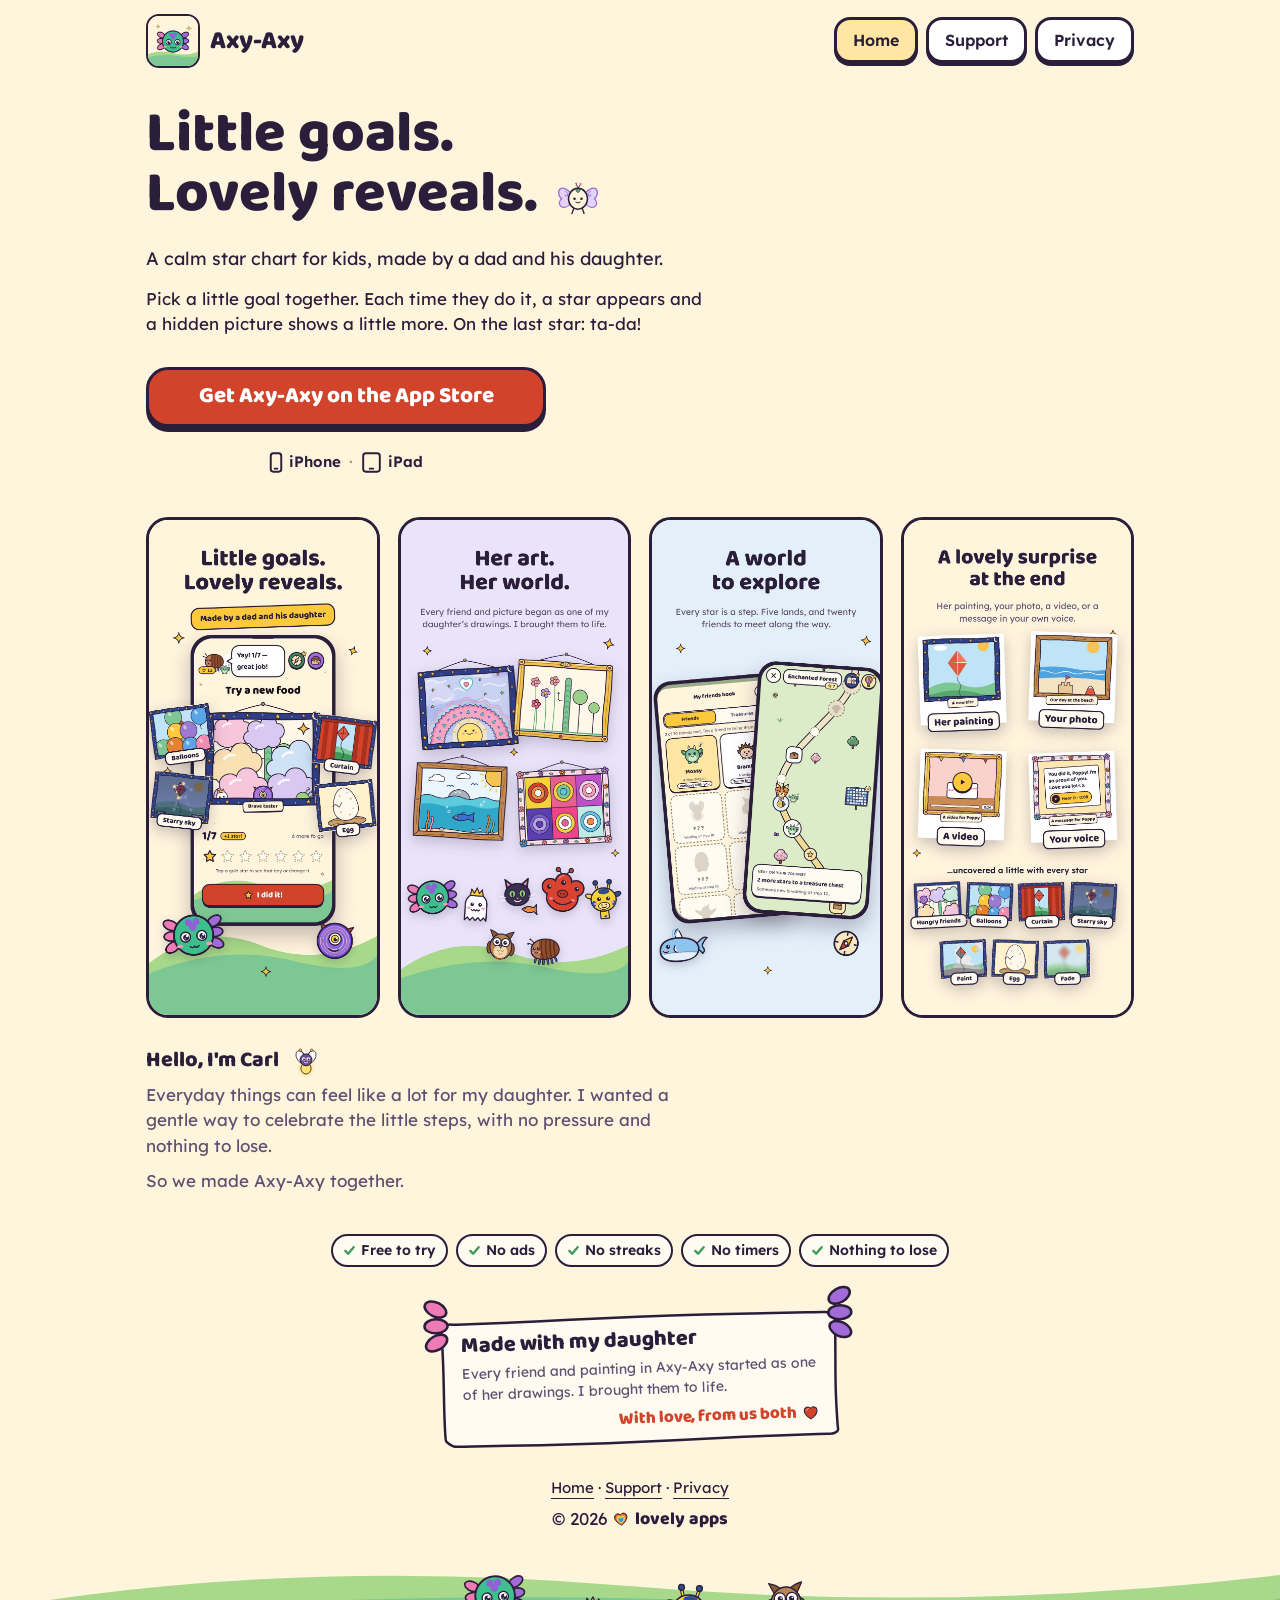
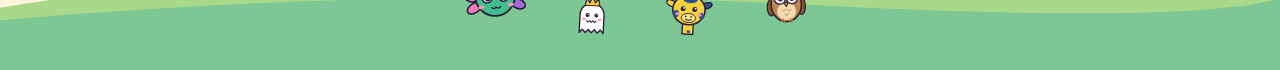
<file: index.html>
<!doctype html>
<html lang="en-GB">
<head>
<meta charset="utf-8">
<meta name="viewport" content="width=device-width, initial-scale=1">
<title>Axy-Axy: Little Goals</title>
<meta name="description" content="A calm star chart for kids, made by a dad and his daughter. Little goals, and a picture revealed star by star. Free to try.">
<meta name="theme-color" content="#FFF4DC">
<meta property="og:title" content="Axy-Axy: Little Goals">
<meta property="og:description" content="A calm star chart for kids, made by a dad and his daughter. Little goals, and a picture revealed star by star. Free to try.">
<meta property="og:image" content="img/share.jpg">
<meta property="og:type" content="website">
<link rel="icon" href="img/icon-64.png">
<link rel="apple-touch-icon" href="img/icon-180.png">
<link rel="stylesheet" href="style.css">
</head>
<body>

<header class="wrap bar">
  <a class="home" href="index.html"><img src="img/icon-180.png" alt="" width="54" height="54">Axy-Axy</a>
  <nav aria-label="Pages">
    <a href="index.html" aria-current="page">Home</a>
    <a href="support.html">Support</a>
    <a href="privacy.html">Privacy</a>
  </nav>
</header>

<main class="wrap">
  <div class="hero">
    <h1>Little goals.<br>Lovely reveals.<img class="flyer" src="img/FriendFlutter.svg" alt="" aria-hidden="true"></h1>
    <p class="lead">A calm star chart for kids, made by a dad and his daughter.</p>
    <p>Pick a little goal together. Each time they do it, a star appears and a hidden picture shows a little more. On the last star: ta-da!</p>
    <!-- When the app is live, Apple's own "Download on the App Store" badge goes here in place of this button. -->
    <a class="button" href="https://apps.apple.com/app/id6830327071">Get Axy-Axy on the App Store</a>
    <p class="devices">
      <span><svg viewBox="0 0 16 24" width="14" height="21" aria-hidden="true"><rect x="2" y="1.5" width="12" height="21" rx="3"/><path d="M6.5 19h3"/></svg>iPhone</span>
      <span class="dot" aria-hidden="true">·</span>
      <span><svg viewBox="0 0 24 24" width="21" height="21" aria-hidden="true"><rect x="2.5" y="1.5" width="19" height="21" rx="3"/><path d="M10 19h4"/></svg>iPad</span>
    </p>
  </div>

  <ul class="pictures">
    <li><img src="img/little-goals.jpg" width="900" height="1955" alt="Little goals. Lovely reveals. Made by a dad and his daughter. The app's Home page on a phone: a goal, its hidden picture part uncovered, a row of stars and the I did it! button. Around it, four ways the picture can appear: balloons, a curtain, a starry sky and an egg."></li>
    <li><img src="img/her-art.jpg" width="900" height="1955" loading="lazy" alt="Her art. Her world. Every friend and picture began as one of my daughter's drawings. Four of her paintings in frames, with the buddies standing on the hills below."></li>
    <li><img src="img/a-world-to-explore.jpg" width="900" height="1955" loading="lazy" alt="A world to explore. Every star is a step. Five lands, and twenty friends to meet along the way. The friends book and the map, shown on two phones."></li>
    <li><img src="img/a-lovely-surprise.jpg" width="900" height="1955" loading="lazy" alt="A lovely surprise at the end. Her painting, your photo, a video, or a message in your own voice, uncovered a little with every star."></li>
  </ul>

  <div class="hello">
    <h2>Hello, I'm Carl<img class="flyer small" src="img/FriendGlimmer.svg" alt="" aria-hidden="true"></h2>
    <p class="muted">Everyday things can feel like a lot for my daughter. I wanted a gentle way to celebrate the little steps, with no pressure and nothing to lose.</p>
    <p class="muted">So we made Axy-Axy together.</p>
  </div>

  <ul class="chips" aria-label="What Axy-Axy is like">
    <li><svg viewBox="0 0 14 14" width="13" height="13" aria-hidden="true"><path d="M2.5 7.5l3 3 6-7"/></svg>Free to try</li>
    <li><svg viewBox="0 0 14 14" width="13" height="13" aria-hidden="true"><path d="M2.5 7.5l3 3 6-7"/></svg>No ads</li>
    <li><svg viewBox="0 0 14 14" width="13" height="13" aria-hidden="true"><path d="M2.5 7.5l3 3 6-7"/></svg>No streaks</li>
    <li><svg viewBox="0 0 14 14" width="13" height="13" aria-hidden="true"><path d="M2.5 7.5l3 3 6-7"/></svg>No timers</li>
    <li><svg viewBox="0 0 14 14" width="13" height="13" aria-hidden="true"><path d="M2.5 7.5l3 3 6-7"/></svg>Nothing to lose</li>
  </ul>

  <div class="note">
    <svg class="paper" viewBox="-3 -3 346 156" preserveAspectRatio="none" aria-hidden="true"><path d="M9.05 0.82 Q10.17 1.15 24.33 1.15 Q38.48 1.16 52.86 0.99 Q67.24 0.82 81.91 0.53 Q96.58 0.24 111.37 -0.08 Q126.16 -0.41 140.82 -0.67 Q155.47 -0.94 169.90 -1.06 Q184.33 -1.19 198.68 -1.14 Q213.03 -1.09 227.55 -0.88 Q242.08 -0.67 256.88 -0.36 Q271.68 -0.05 286.62 0.26 Q301.56 0.58 316.34 0.81 Q331.13 1.04 332.36 1.29 Q333.58 1.54 334.48 1.94 Q335.39 2.34 336.16 2.89 Q336.93 3.44 337.70 4.15 Q338.46 4.86 339.11 5.77 Q339.76 6.67 340.05 7.77 Q340.33 8.88 340.20 21.85 Q340.08 34.82 339.76 47.97 Q339.44 61.12 339.17 74.39 Q338.89 87.67 338.90 101.00 Q338.91 114.32 339.20 127.60 Q339.50 140.88 339.70 142.32 Q339.90 143.76 339.58 144.95 Q339.25 146.13 338.37 146.97 Q337.49 147.82 336.27 148.31 Q335.05 148.80 333.80 148.98 Q332.56 149.16 331.46 149.08 Q330.36 149.00 316.07 148.90 Q301.78 148.80 287.29 148.88 Q272.81 148.95 258.02 149.18 Q243.23 149.41 228.28 149.73 Q213.32 150.05 198.50 150.36 Q183.67 150.67 169.13 150.88 Q154.60 151.09 140.28 151.14 Q125.96 151.19 111.61 151.07 Q97.26 150.94 82.68 150.68 Q68.11 150.42 53.37 150.09 Q38.63 149.77 23.97 149.48 Q9.30 149.19 8.15 148.84 Q7.00 148.50 6.16 148.00 Q5.32 147.51 4.63 146.88 Q3.93 146.26 3.20 145.51 Q2.47 144.77 1.74 143.89 Q1.01 143.01 0.52 141.97 Q0.04 140.94 -0.10 128.07 Q-0.24 115.19 -0.14 102.14 Q-0.04 89.09 0.12 75.88 Q0.28 62.66 0.26 49.35 Q0.25 36.04 -0.01 22.73 Q-0.27 9.41 -0.43 7.89 Q-0.59 6.36 -0.21 5.08 Q0.16 3.80 1.15 2.87 Q2.13 1.93 3.55 1.39 Q4.96 0.84 6.44 0.66 Q7.93 0.49 9.05 0.82 Z" fill="#FFFBF0" stroke="#2A1E3B" stroke-width="2.5" vector-effect="non-scaling-stroke"/></svg>
    <svg class="gills left" viewBox="-16 -22 32 52" aria-hidden="true"><ellipse cx="0" cy="-12.6" rx="11.55" ry="7.0" fill="#EE7BB4" stroke="#2A1E3B" stroke-width="2.5" transform="rotate(28 0 -12.6)"/><ellipse cx="0" cy="4.2" rx="11.55" ry="7.0" fill="#EE7BB4" stroke="#2A1E3B" stroke-width="2.5" transform="rotate(0 0 4.2)"/><ellipse cx="0" cy="21.0" rx="11.55" ry="7.0" fill="#EE7BB4" stroke="#2A1E3B" stroke-width="2.5" transform="rotate(-28 0 21.0)"/></svg>
    <svg class="gills right" viewBox="-16 -22 32 52" aria-hidden="true"><ellipse cx="0" cy="-12.6" rx="11.55" ry="7.0" fill="#A26BD8" stroke="#2A1E3B" stroke-width="2.5" transform="rotate(-28 0 -12.6)"/><ellipse cx="0" cy="4.2" rx="11.55" ry="7.0" fill="#A26BD8" stroke="#2A1E3B" stroke-width="2.5" transform="rotate(0 0 4.2)"/><ellipse cx="0" cy="21.0" rx="11.55" ry="7.0" fill="#A26BD8" stroke="#2A1E3B" stroke-width="2.5" transform="rotate(28 0 21.0)"/></svg>
    <h2>Made with my daughter</h2>
    <p>Every friend and painting in Axy-Axy started as one of her drawings. I brought them to life.</p>
    <p class="love">With love, from us both <img src="img/HerHeart.svg" alt="" width="17" height="17"></p>
  </div>
</main>

<footer class="foot">
  <p class="links"><a href="index.html">Home</a> · <a href="support.html">Support</a> · <a href="privacy.html">Privacy</a></p>
  <div class="mark">© 2026 <img src="img/LovelyHeart.svg" alt="" width="18" height="18"><b>lovely apps</b></div>
  <div class="hillside" aria-hidden="true">
    <svg class="hills" viewBox="0 0 430 154" preserveAspectRatio="none"><path d="M0 74 Q100 10 210 46 T430 32 V154 H0 Z" fill="#A8D98A"/><path d="M0 90 Q140 44 270 70 T430 62 V154 H0 Z" fill="#7CC793"/></svg>
    <div class="friends">
      <img src="img/BuddyAxolotl.svg" alt="" style="--size:66px;--tilt:-6deg;--drop:0px">
      <img src="img/BuddyBoo.svg" alt="" style="--size:48px;--tilt:3deg;--drop:12px">
      <img src="img/BuddyGiraffe.svg" alt="" style="--size:54px;--tilt:4deg;--drop:8px">
      <img src="img/FriendOlli.svg" alt="" style="--size:52px;--tilt:-3deg;--drop:-2px">
    </div>
  </div>
</footer>

</body>
</html>
</file>
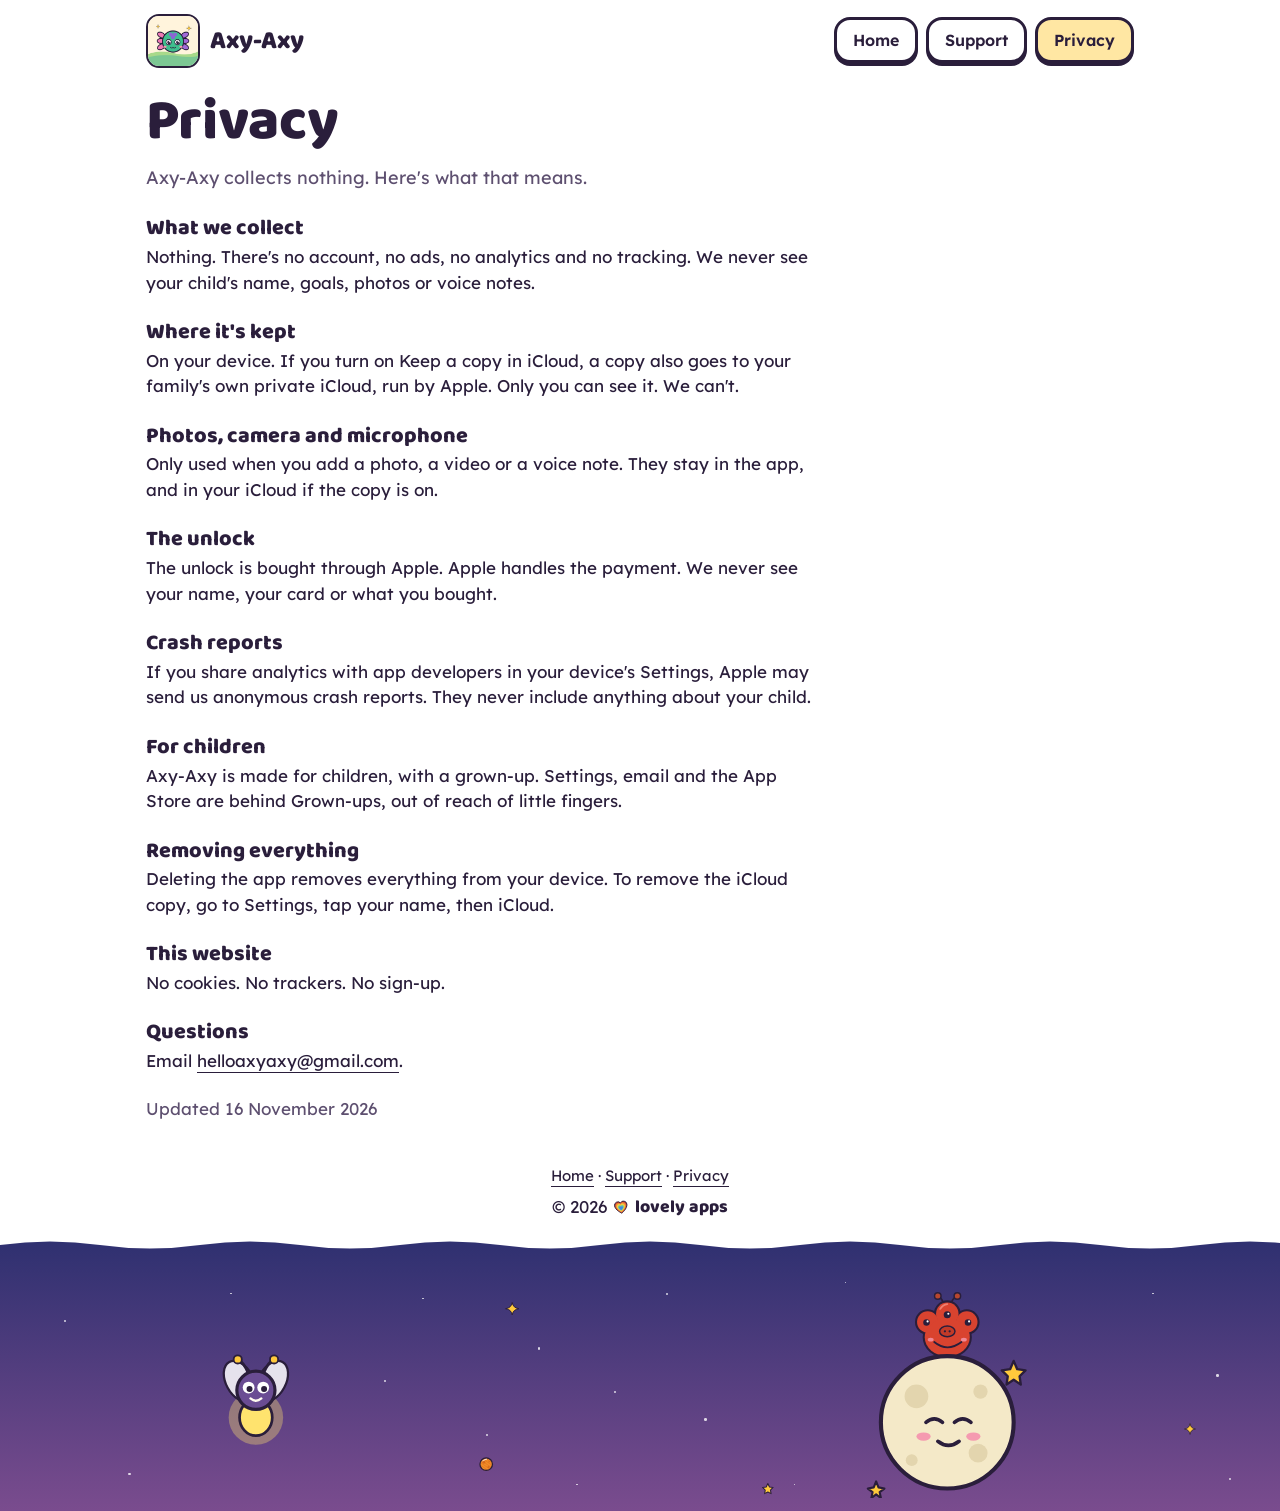
<file: privacy.html>
<!doctype html>
<html lang="en-GB">
<head>
<meta charset="utf-8">
<meta name="viewport" content="width=device-width, initial-scale=1">
<title>Privacy · Axy-Axy</title>
<meta name="description" content="Axy-Axy collects nothing. No account, no ads, no analytics and no tracking.">
<meta name="theme-color" content="#FFFFFF">
<meta property="og:title" content="Privacy · Axy-Axy">
<meta property="og:description" content="Axy-Axy collects nothing. No account, no ads, no analytics and no tracking.">
<meta property="og:image" content="img/share.jpg">
<meta property="og:type" content="website">
<link rel="icon" href="img/icon-64.png">
<link rel="apple-touch-icon" href="img/icon-180.png">
<link rel="stylesheet" href="style.css">
</head>
<body class="grown-up">

<header class="wrap bar">
  <a class="home" href="index.html"><img src="img/icon-180.png" alt="" width="54" height="54">Axy-Axy</a>
  <nav aria-label="Pages">
    <a href="index.html">Home</a>
    <a href="support.html">Support</a>
    <a href="privacy.html" aria-current="page">Privacy</a>
  </nav>
</header>

<main class="wrap">
  <div class="reading">
    <h1>Privacy</h1>
    <p class="lead muted">Axy-Axy collects nothing. Here's what that means.</p>

    <h2>What we collect</h2>
    <p>Nothing. There's no account, no ads, no analytics and no tracking. We never see your child's name, goals, photos or voice notes.</p>

    <h2>Where it's kept</h2>
    <p>On your device. If you turn on Keep a copy in iCloud, a copy also goes to your family's own private iCloud, run by Apple. Only you can see it. We can't.</p>

    <h2>Photos, camera and microphone</h2>
    <p>Only used when you add a photo, a video or a voice note. They stay in the app, and in your iCloud if the copy is on.</p>

    <h2>The unlock</h2>
    <p>The unlock is bought through Apple. Apple handles the payment. We never see your name, your card or what you bought.</p>

    <h2>Crash reports</h2>
    <p>If you share analytics with app developers in your device's Settings, Apple may send us anonymous crash reports. They never include anything about your child.</p>

    <h2>For children</h2>
    <p>Axy-Axy is made for children, with a grown-up. Settings, email and the App Store are behind Grown-ups, out of reach of little fingers.</p>

    <h2>Removing everything</h2>
    <p>Deleting the app removes everything from your device. To remove the iCloud copy, go to Settings, tap your name, then iCloud.</p>

    <h2>This website</h2>
    <p>No cookies. No trackers. No sign-up.</p>

    <h2>Questions</h2>
    <p>Email <a href="mailto:helloaxyaxy@gmail.com?subject=Axy-Axy%20privacy">helloaxyaxy@gmail.com</a>.</p>

    <p class="muted" style="margin-top: 22px">Updated 16 November 2026</p>
  </div>
</main>

<footer class="foot">
  <p class="links"><a href="index.html">Home</a> · <a href="support.html">Support</a> · <a href="privacy.html">Privacy</a></p>
  <div class="mark">© 2026 <img src="img/LovelyHeart.svg" alt="" width="18" height="18"><b>lovely apps</b></div>
  <div class="ending space" aria-hidden="true">
    <i style="left:5%;top:30%;width:2px;height:2px"></i>
    <i style="left:10%;top:86%;width:2.5px;height:2.5px"></i>
    <i style="left:33%;top:22%;width:1.5px;height:1.5px"></i>
    <i style="left:30%;top:52%;width:2px;height:2px"></i>
    <i style="left:42%;top:40%;width:2.5px;height:2.5px"></i>
    <i style="left:45%;top:90%;width:1.5px;height:1.5px"></i>
    <i style="left:52%;top:20%;width:2px;height:2px"></i>
    <i style="left:55%;top:66%;width:2.5px;height:2.5px"></i>
    <i style="left:62%;top:90%;width:1.5px;height:1.5px"></i>
    <i style="left:48%;top:56%;width:2px;height:2px"></i>
    <i style="left:90%;top:20%;width:1.5px;height:1.5px"></i>
    <i style="left:95%;top:50%;width:2.5px;height:2.5px"></i>
    <i style="left:96%;top:88%;width:2px;height:2px"></i>
    <i style="left:66%;top:16%;width:1.5px;height:1.5px"></i>
    <i style="left:18%;top:20%;width:1.5px;height:1.5px"></i>
    <i style="left:38%;top:72%;width:2px;height:2px"></i>
    <img src="img/Sparkle.svg" alt="" style="left:40%;top:26%;--h:12px">
    <img src="img/StarFilled.svg" alt="" style="left:60%;top:92%;--h:11px">
    <img src="img/Sparkle.svg" alt="" style="left:93%;top:70%;--h:10px">
    <img src="img/FriendGlimmer.svg" alt="" style="left:20%;top:57%;--h:84px">
    <img src="img/MapPlanetOrange.svg" alt="" style="left:38%;top:83%;--h:22px">
    <div class="moon" style="left:74%;top:57%;--h:160px">
      <img class="ruby" src="img/MoonRuby.svg" alt="">
      <img class="ruby blink" src="img/MoonRubyBlink.svg" alt="">
      <img src="img/BigMoon.svg" alt="">
    </div>
  </div>
</footer>

</body>
</html>
</file>
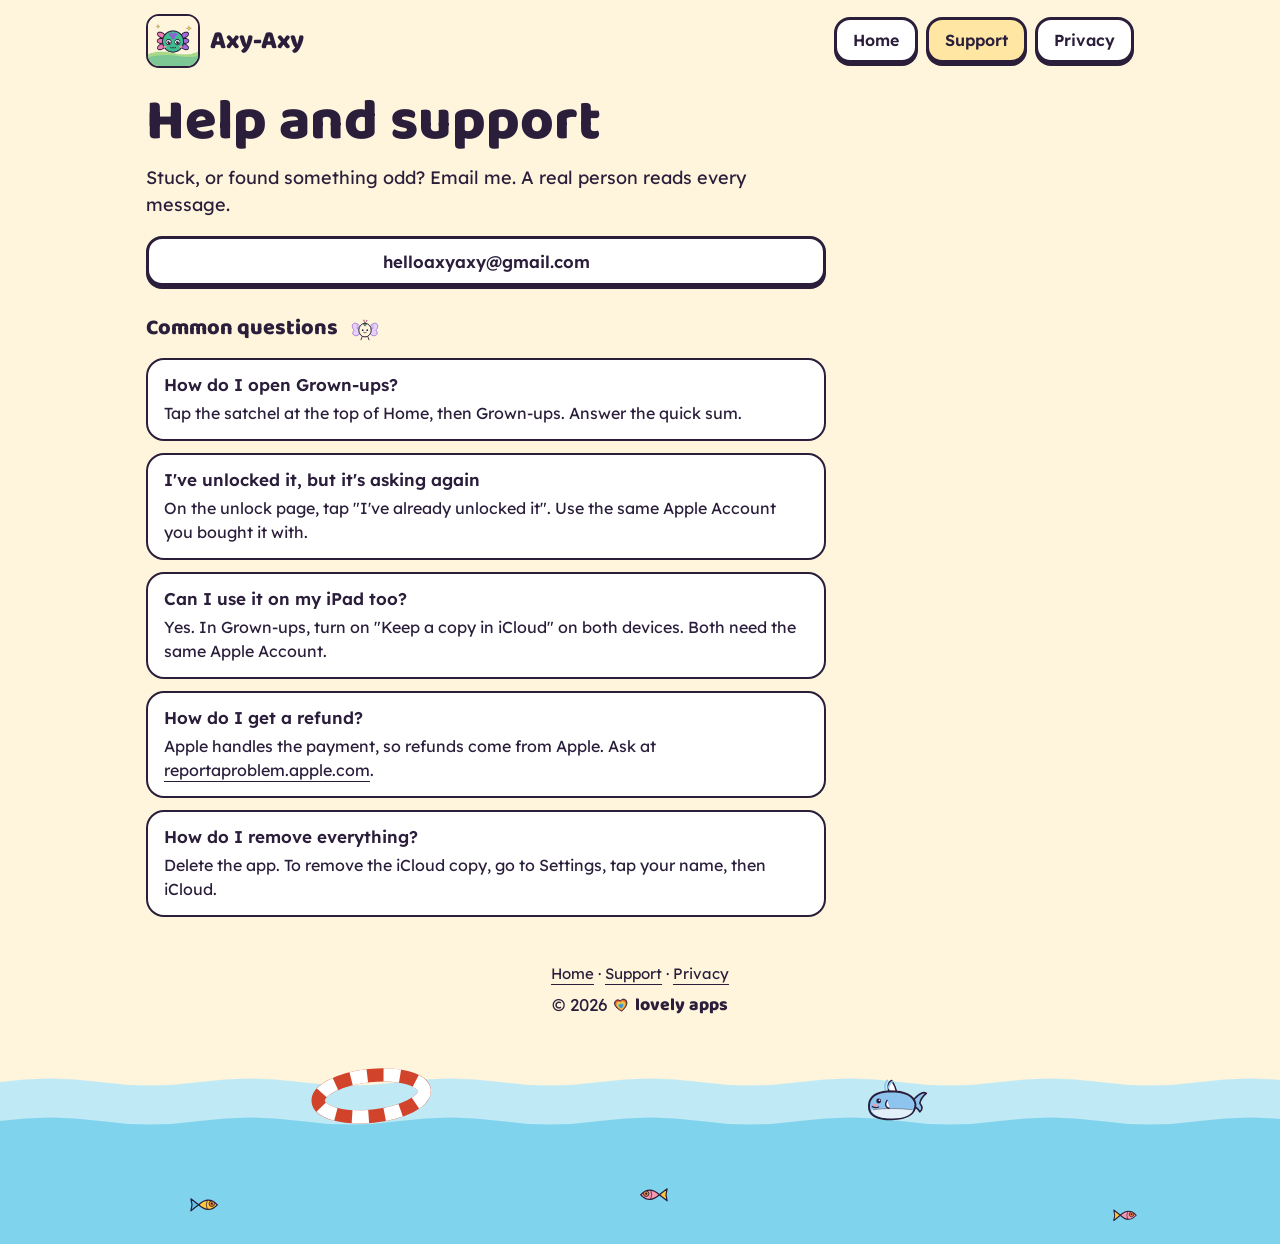
<file: support.html>
<!doctype html>
<html lang="en-GB">
<head>
<meta charset="utf-8">
<meta name="viewport" content="width=device-width, initial-scale=1">
<title>Help and support · Axy-Axy</title>
<meta name="description" content="Help with Axy-Axy: how to get in touch, and answers to common questions.">
<meta name="theme-color" content="#FFF4DC">
<meta property="og:title" content="Help and support · Axy-Axy">
<meta property="og:description" content="Help with Axy-Axy: how to get in touch, and answers to common questions.">
<meta property="og:image" content="img/share.jpg">
<meta property="og:type" content="website">
<link rel="icon" href="img/icon-64.png">
<link rel="apple-touch-icon" href="img/icon-180.png">
<link rel="stylesheet" href="style.css">
</head>
<body>

<header class="wrap bar">
  <a class="home" href="index.html"><img src="img/icon-180.png" alt="" width="54" height="54">Axy-Axy</a>
  <nav aria-label="Pages">
    <a href="index.html">Home</a>
    <a href="support.html" aria-current="page">Support</a>
    <a href="privacy.html">Privacy</a>
  </nav>
</header>

<main class="wrap">
  <div class="reading">
    <h1>Help and support</h1>
    <p class="lead">Stuck, or found something odd? Email me. A real person reads every message.</p>
    <a class="button small" href="mailto:helloaxyaxy@gmail.com?subject=Axy-Axy">helloaxyaxy@gmail.com</a>

    <h2>Common questions<img class="flyer small" src="img/FriendFlutter.svg" alt="" aria-hidden="true"></h2>

    <div class="card">
      <h3>How do I open Grown-ups?</h3>
      <p>Tap the satchel at the top of Home, then Grown-ups. Answer the quick sum.</p>
    </div>
    <div class="card">
      <h3>I've unlocked it, but it's asking again</h3>
      <p>On the unlock page, tap "I've already unlocked it". Use the same Apple Account you bought it with.</p>
    </div>
    <div class="card">
      <h3>Can I use it on my iPad too?</h3>
      <p>Yes. In Grown-ups, turn on "Keep a copy in iCloud" on both devices. Both need the same Apple Account.</p>
    </div>
    <div class="card">
      <h3>How do I get a refund?</h3>
      <p>Apple handles the payment, so refunds come from Apple. Ask at <a href="https://reportaproblem.apple.com">reportaproblem.apple.com</a>.</p>
    </div>
    <div class="card">
      <h3>How do I remove everything?</h3>
      <p>Delete the app. To remove the iCloud copy, go to Settings, tap your name, then iCloud.</p>
    </div>
  </div>
</main>

<footer class="foot">
  <p class="links"><a href="index.html">Home</a> · <a href="support.html">Support</a> · <a href="privacy.html">Privacy</a></p>
  <div class="mark">© 2026 <img src="img/LovelyHeart.svg" alt="" width="18" height="18"><b>lovely apps</b></div>
  <div class="ending pool" aria-hidden="true">
    <div class="light"></div>
    <div class="deep"></div>
    <img src="img/PoolRing.svg" alt="" style="left:29%;--y:16px;--h:44px;--tilt:-6deg;--flip:1">
    <img src="img/FriendSkye.svg" alt="" style="left:70%;--y:20px;--h:50px;--tilt:0deg;--flip:1">
    <img src="img/PoolFishYellow.svg" alt="" style="left:16%;--y:100px;--h:18px;--tilt:0deg;--flip:-1">
    <img src="img/PoolFishPink.svg" alt="" style="left:51%;--y:92px;--h:18px;--tilt:0deg;--flip:1">
    <img src="img/PoolFishPink.svg" alt="" style="left:88%;--y:108px;--h:15px;--tilt:0deg;--flip:-1">
  </div>
</footer>

</body>
</html>
</file>
<file: style.css>
/* Axy-Axy's website. The same fonts, colours and shapes as the app.
   Nothing here is loaded from another company: no trackers, no cookies. */

@font-face {
  font-family: "Baloo 2";
  src: url("fonts/Baloo2-ExtraBold.woff2") format("woff2");
  font-weight: 800;
  font-display: swap;
}
@font-face {
  font-family: "Lexend";
  src: url("fonts/Lexend-Regular.woff2") format("woff2");
  font-weight: 400;
  font-display: swap;
}
@font-face {
  font-family: "Lexend";
  src: url("fonts/Lexend-SemiBold.woff2") format("woff2");
  font-weight: 600;
  font-display: swap;
}

:root {
  --ink: #2A1E3B;
  --ink-muted: #5E5070;
  --paper: #FFF4DC;
  --white: #FFFFFF;
  --tomato: #D2432C;
  --hill-light: #A8D98A;
  --hill: #7CC793;
  --sunshine: #FFE7A3;
  --gutter: 22px;
}

* { box-sizing: border-box; }

/* Up and down only: the pages never slide sideways. */
html { -webkit-text-size-adjust: 100%; overflow-x: hidden; }

body {
  margin: 0;
  background: var(--paper);
  color: var(--ink);
  font-family: "Lexend", system-ui, sans-serif;
  font-size: 1.0625rem;
  line-height: 1.5;
  min-height: 100vh;
  display: flex;
  flex-direction: column;
}
body.grown-up { background: var(--white); }

a { color: var(--ink); text-underline-offset: 0.3em; }
a:focus-visible, .button:focus-visible {
  outline: 3px solid var(--tomato);
  outline-offset: 3px;
  border-radius: 6px;
}

.wrap {
  width: 100%;
  max-width: 1060px;
  margin: 0 auto;
  padding: 0 var(--gutter);
}
.reading { max-width: 680px; }

/* The top bar */
.bar {
  display: flex;
  flex-wrap: wrap; /* on the smallest phones the links drop under the name */
  align-items: center;
  gap: 0 10px;
  padding-top: 14px;
  padding-bottom: 14px;
}
.bar .home {
  display: flex;
  align-items: center;
  gap: 10px;
  margin-right: auto;
  text-decoration: none;
  font-family: "Baloo 2", sans-serif;
  font-weight: 800;
  font-size: 1.6rem;
}
.bar .home img {
  width: 54px;
  height: 54px;
  border-radius: 13px;
  border: 2.5px solid var(--ink);
}
/* The menu: three of the app's small buttons, with their pressed-button shadow.
   The page you are on is golden, the app's colour for "this one". */
.bar nav {
  display: flex;
  gap: 8px;
  font-weight: 600;
  font-size: 1rem;
}
.bar nav a {
  display: flex;
  align-items: center;
  justify-content: center;
  min-height: 46px;
  padding: 0 16px;
  margin-bottom: 3px; /* room for the shadow */
  background: var(--white);
  border: 3px solid var(--ink);
  border-radius: 16px;
  box-shadow: 0 3px 0 var(--ink); /* the app's small button: a dark edge below, as if it can be pressed */
  text-decoration: none;
}
.bar nav a[aria-current="page"] { background: var(--sunshine); }
.bar nav a:active { transform: translateY(3px); box-shadow: none; }
/* On a phone the three share the width under the name, like the app's row of three. */
@media (max-width: 559px) {
  .bar nav { width: 100%; margin-top: 10px; }
  .bar nav a { flex: 1; padding: 0 6px; }
}

/* Words */
h1, h2 {
  font-family: "Baloo 2", sans-serif;
  font-weight: 800;
  line-height: 1.05;
  margin: 0;
}
h1 { font-size: clamp(2.3rem, 7vw, 3.6rem); margin: 10px 0 12px; }
h2 { font-size: 1.35rem; margin: 26px 0 4px; }
p { margin: 0 0 10px; }
.muted { color: var(--ink-muted); }
.lead { font-size: 1.125rem; }

main { flex: 1; padding-bottom: 8px; }

/* Buttons: the app's chunky button and its small one */
.button {
  display: flex;
  align-items: center;
  justify-content: center;
  text-align: center;
  min-height: 60px;
  padding: 8px 20px;
  margin: 18px 0 6px;
  background: var(--tomato);
  color: var(--white);
  border: 3px solid var(--ink);
  border-radius: 22px;
  box-shadow: 0 5px 0 var(--ink);
  font-family: "Baloo 2", sans-serif;
  font-weight: 800;
  font-size: clamp(1.1rem, 5.4vw, 1.4rem); /* one line, even on the smallest phones */
  text-decoration: none;
}
.button.small {
  min-height: 50px;
  background: var(--white);
  color: var(--ink);
  border-radius: 16px;
  box-shadow: 0 3px 0 var(--ink);
  font-family: "Lexend", sans-serif;
  font-weight: 600;
  font-size: 1.05rem;
  overflow-wrap: anywhere;
}
.button:active { transform: translateY(3px); box-shadow: 0 2px 0 var(--ink); }
.button.small:active { transform: translateY(3px); box-shadow: none; }

.devices {
  display: flex;
  justify-content: center;
  align-items: center;
  gap: 8px;
  margin: 12px 0 0;
  font-weight: 600;
  font-size: 0.9375rem;
}
.devices span { display: flex; align-items: center; gap: 6px; }
.devices .dot { color: #A8957A; }
.devices svg { fill: none; stroke: var(--ink); stroke-width: 2.2; stroke-linecap: round; stroke-linejoin: round; }

/* The promises, as at the foot of Grown-ups: the app's own chip (a capsule with a green tick). */
.chips {
  display: flex;
  flex-wrap: wrap;
  justify-content: center;
  gap: 8px;
  padding: 0;
  margin: 40px 0 0;
  list-style: none;
}
.chips li {
  display: flex;
  align-items: center;
  gap: 5px;
  padding: 4px 10px;
  background: #FFFBF0;
  border: 2px solid var(--ink);
  border-radius: 999px;
  font-weight: 600;
  font-size: 0.875rem;
}
.chips svg { fill: none; stroke: #3E9B5A; stroke-width: 2.6; stroke-linecap: round; stroke-linejoin: round; }

/* The front page. The top has room to breathe: each part sits clear of the next (Carl, 16 Nov). */
.hero { max-width: 560px; padding-top: 22px; }
.hero h1 { margin: 0 0 20px; }
.hero .lead { margin-bottom: 14px; }
.hero .button { margin: 30px 0 0; }
.hero .devices { margin-top: 24px; }
.pictures {
  display: grid;
  grid-template-columns: 1fr;
  gap: 18px;
  margin: 44px 0 0;
  padding: 0;
  list-style: none;
}
.pictures img {
  display: block;
  width: 100%;
  height: auto;
  border: 3px solid var(--ink);
  border-radius: 22px;
}
.hello { max-width: 560px; }

/* Support: the questions */
.card {
  background: var(--white);
  border: 2.5px solid var(--ink);
  border-radius: 18px;
  padding: 14px 16px;
  margin: 12px 0;
}
.card h3 {
  font-family: "Lexend", sans-serif;
  font-weight: 600;
  font-size: 1.0625rem;
  line-height: 1.35;
  margin: 0 0 4px;
}
.card p { margin: 0; font-size: 1rem; }

/* The pinned note from the foot of Grown-ups: hand-drawn paper, Axy-Axy's gills, a little crooked. */
.note {
  position: relative;
  max-width: 400px;
  margin: 48px auto 0; /* room for the gills, which poke up above the paper */
  padding: 14px 22px 12px;
  transform: rotate(-2deg);
}
.note .paper { position: absolute; inset: 0; width: 100%; height: 100%; z-index: -1; overflow: visible; }
.note .gills { position: absolute; top: -22px; width: 32px; height: 52px; overflow: visible; }
.note .gills.left { left: -18px; }
.note .gills.right { right: -18px; }
.note h2 { font-size: 1.375rem; margin: 0 0 6px; }
.note p { font-size: 0.875rem; color: var(--ink-muted); margin: 0 0 6px; }
.note .love {
  display: flex;
  justify-content: flex-end;
  align-items: center;
  gap: 5px;
  margin: 0;
  color: var(--tomato);
  font-family: "Baloo 2", sans-serif;
  font-weight: 800;
  font-size: 1.0625rem;
}

/* The foot, as on Grown-ups: the mark, then four friends standing on the app's hills. */
.foot { margin-top: 34px; text-align: center; }
.foot .links { margin: 0 0 6px; font-size: 0.9375rem; }
.mark { display: flex; align-items: center; justify-content: center; gap: 5px; }
.mark img { width: 18px; height: 18px; }
.mark b { font-family: "Baloo 2", sans-serif; font-weight: 800; font-size: 1.1rem; }
.hillside { position: relative; margin-top: 18px; background: linear-gradient(transparent 60px, var(--hill) 60px); }
.hillside .hills { display: block; width: 100%; height: 120px; }
.hillside .friends {
  position: absolute;
  top: 12px;
  left: 50%;
  transform: translateX(-50%);
  display: flex;
  align-items: flex-end;
  width: min(100%, 420px);
  padding: 0 16px;
}
.hillside .friends img {
  flex: 1;
  min-width: 0;
  height: var(--size);
  object-fit: contain;
  transform: translateY(var(--drop)) rotate(var(--tilt)); /* the app's own sizes, tilts and drops */
}

/* Wider screens */
@media (min-width: 760px) {
  :root { --gutter: 36px; }
  .pictures { grid-template-columns: repeat(2, 1fr); gap: 22px; }
  .hero .button { max-width: 400px; }
  /* Beside a wide page the heading starts on the left, so its button's notes do too. */
  .devices { justify-content: flex-start; max-width: 400px; justify-content: center; }
}

/* A friend hovering in the empty space beside a heading. */
.flyer { width: 52px; height: 52px; margin-left: 14px; vertical-align: middle; }
.flyer.small { width: 34px; height: 34px; margin-left: 10px; }

/* Only for people who have not asked their device for less movement. */
@media (prefers-reduced-motion: no-preference) {
  .flyer { animation: hover 3.6s ease-in-out infinite alternate; }
  .flyer.small { animation-duration: 4.4s; }
}
@keyframes hover {
  from { transform: translateY(-5px) rotate(-4deg); }
  to   { transform: translateY(5px) rotate(4deg); }
}

/* Each page ends in a different part of Axy-Axy's world, built as the app builds its page endings.
   Home: the hills and four friends (Grown-ups). Support: the swimming pool (the fonts' licences).
   Privacy: Starry Space (the app's own Privacy page). */
.ending { --g: 1; position: relative; overflow: hidden; margin-top: 18px; }
.ending img, .ending .moon { position: absolute; height: calc(var(--h) * var(--g)); width: auto; }
/* The wavy edge between lands (the app's LandEdge: a wave every 100 points, 7 up and 7 down).
   The wave is written here, not kept in a file: as a file it did not show when the pages were
   opened straight from a folder. */
.wavy, .space, .pool .light, .pool .deep {
  -webkit-mask: url("data:image/svg+xml,%3Csvg xmlns='http://www.w3.org/2000/svg' width='200' height='14' viewBox='0 0 200 14'%3E%3Cpath d='M0 7 Q50 0 100 7 Q150 14 200 7 V14 H0 Z'/%3E%3C/svg%3E") top left / 200px 14px repeat-x, linear-gradient(#000, #000) bottom / 100% calc(100% - 13px) no-repeat;
          mask: url("data:image/svg+xml,%3Csvg xmlns='http://www.w3.org/2000/svg' width='200' height='14' viewBox='0 0 200 14'%3E%3Cpath d='M0 7 Q50 0 100 7 Q150 14 200 7 V14 H0 Z'/%3E%3C/svg%3E") top left / 200px 14px repeat-x, linear-gradient(#000, #000) bottom / 100% calc(100% - 13px) no-repeat;
}

/* Starry Space: the map's night colours, still white stars, Glimmer, a planet, and the Big Moon with Ruby. */
.space { height: calc(210px * var(--g)); background: linear-gradient(#2E3070, #7A4C8E); }
.space i { position: absolute; border-radius: 50%; background: rgba(255, 255, 255, 0.8); }
.space > img, .space .moon { transform: translate(-50%, -50%); }
.space .moon { aspect-ratio: 140 / 176; }
.space .moon img { position: absolute; inset: 0; width: 100%; height: 100%; }
.space .moon .blink { opacity: 0; }

/* The swimming pool: two bands of its water, the ring and Skye on top, three little fish below. */
.pool { height: calc(160px * var(--g)); }
.pool .light, .pool .deep { position: absolute; left: 0; right: 0; bottom: 0; }
.pool .light { top: calc(30px * var(--g)); background: #BFE9F5; }
.pool .deep { top: calc(60px * var(--g)); background: #7FD3EC; }
.pool img {
  top: calc((30px + var(--y)) * var(--g));
  transform: translate(-50%, -50%) rotate(var(--tilt)) scaleX(var(--flip));
}

@media (min-width: 760px) { .ending { --g: 1.3; } }

/* Ruby plays peek-a-boo behind the moon, as on the map: she ducks, her antennae show, then her eyes, then boo. */
@media (prefers-reduced-motion: no-preference) {
  .space .moon .ruby { animation: peekaboo 15.73s infinite; }
  .space .moon .blink { animation: peekaboo 15.73s infinite, blink 15.73s infinite; }
}
@keyframes peekaboo {
  0%, 66.1% { transform: translateY(0); animation-timing-function: ease-in; }
  69%, 77.7% { transform: translateY(35.2%); animation-timing-function: ease-out; }
  80.6%, 85.9% { transform: translateY(25%); animation-timing-function: ease-out; }
  88.4%, 94.2% { transform: translateY(14.8%); animation-timing-function: ease-out; }
  95.9% { transform: translateY(-3.4%); }
  97.1%, 100% { transform: translateY(0); }
}
@keyframes blink {
  0%, 99.1% { opacity: 0; }
  99.2%, 100% { opacity: 1; }
}

/* Four pictures in a row once there is room for them. */
@media (min-width: 1000px) {
  .pictures { grid-template-columns: repeat(4, 1fr); gap: 18px; }
}
</file>
